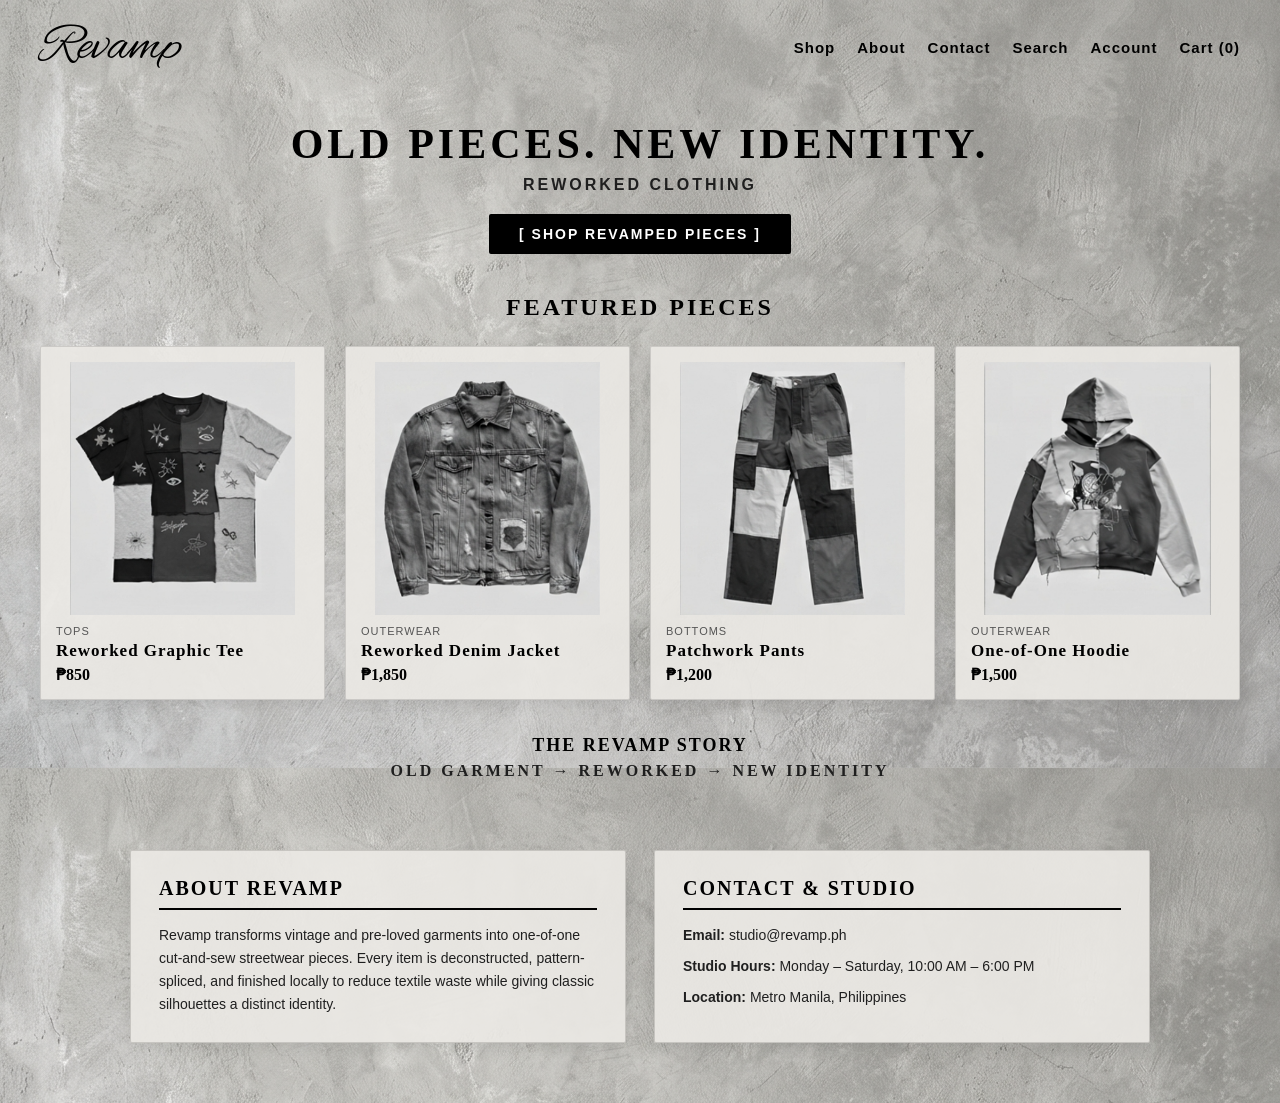
<file: Revamp/website/index.html>
<!DOCTYPE html>
<html lang="en">
<head>
    <meta charset="UTF-8">
    <meta name="viewport" content="width=device-width, initial-scale=1.0">
    <title>Revamp - Reworked Clothing</title>
    <link rel="preconnect" href="https://fonts.googleapis.com">
    <link rel="preconnect" href="https://fonts.gstatic.com" crossorigin>
    <link href="https://fonts.googleapis.com/css2?family=Alex+Brush&display=swap" rel="stylesheet">
    <link rel="stylesheet" href="css/style.css?v=3">
</head>
<body>

    <header class="site-header">
        <a href="index.html" class="site-logo">Revamp</a>
        <ul class="nav-links">
            <li><a href="shop.html">Shop</a></li>
            <li><a href="index.html#about">About</a></li>
            <li><a href="index.html#contact">Contact</a></li>
            <li><a href="#" data-search-trigger>Search</a></li>
            <li><a href="account.html">Account</a></li>
            <li><a href="cart.html" id="cartNavCount">Cart (0)</a></li>
        </ul>
    </header>

    <section class="hero">
        <h1>OLD PIECES. NEW IDENTITY.</h1>
        <p>REWORKED CLOTHING</p>
        <a href="shop.html" class="shop-btn">[ SHOP REVAMPED PIECES ]</a>
    </section>

    <section class="featured-section">
        <h2 class="featured-title">FEATURED PIECES</h2>
        <div id="featuredGrid" class="products-grid"></div>

        <div class="revamp-story">
            <h3>THE REVAMP STORY</h3>
            <p>OLD GARMENT &rarr; REWORKED &rarr; NEW IDENTITY</p>
        </div>
    </section>

    <section class="info-section-grid" style="max-width: 1100px; margin: 30px auto 60px; padding: 0 40px; display: grid; grid-template-columns: repeat(auto-fit, minmax(300px, 1fr)); gap: 28px;">
        <div class="info-card" id="about" style="background: rgba(235, 233, 228, 0.92); border: 1px solid rgba(0, 0, 0, 0.14); box-shadow: 0 6px 14px rgba(0, 0, 0, 0.08); padding: 26px 28px; border-radius: 2px;">
            <h2 style="font-family: 'Times New Roman', serif; font-size: 20px; letter-spacing: 2px; text-transform: uppercase; margin-bottom: 14px; border-bottom: 2px solid #000000; padding-bottom: 8px; color: #000000;">About Revamp</h2>
            <p style="font-size: 14px; line-height: 1.65; color: #1f1f1f; margin-bottom: 0;">Revamp transforms vintage and pre-loved garments into one-of-one cut-and-sew streetwear pieces. Every item is deconstructed, pattern-spliced, and finished locally to reduce textile waste while giving classic silhouettes a distinct identity.</p>
        </div>
        <div class="info-card" id="contact" style="background: rgba(235, 233, 228, 0.92); border: 1px solid rgba(0, 0, 0, 0.14); box-shadow: 0 6px 14px rgba(0, 0, 0, 0.08); padding: 26px 28px; border-radius: 2px;">
            <h2 style="font-family: 'Times New Roman', serif; font-size: 20px; letter-spacing: 2px; text-transform: uppercase; margin-bottom: 14px; border-bottom: 2px solid #000000; padding-bottom: 8px; color: #000000;">Contact &amp; Studio</h2>
            <p style="font-size: 14px; line-height: 1.65; color: #1f1f1f; margin-bottom: 8px;"><strong>Email:</strong> studio@revamp.ph</p>
            <p style="font-size: 14px; line-height: 1.65; color: #1f1f1f; margin-bottom: 8px;"><strong>Studio Hours:</strong> Monday – Saturday, 10:00 AM – 6:00 PM</p>
            <p style="font-size: 14px; line-height: 1.65; color: #1f1f1f; margin-bottom: 0;"><strong>Location:</strong> Metro Manila, Philippines</p>
        </div>
    </section>

    <script src="js/main.js?v=3"></script>
</body>
</html>
</file>
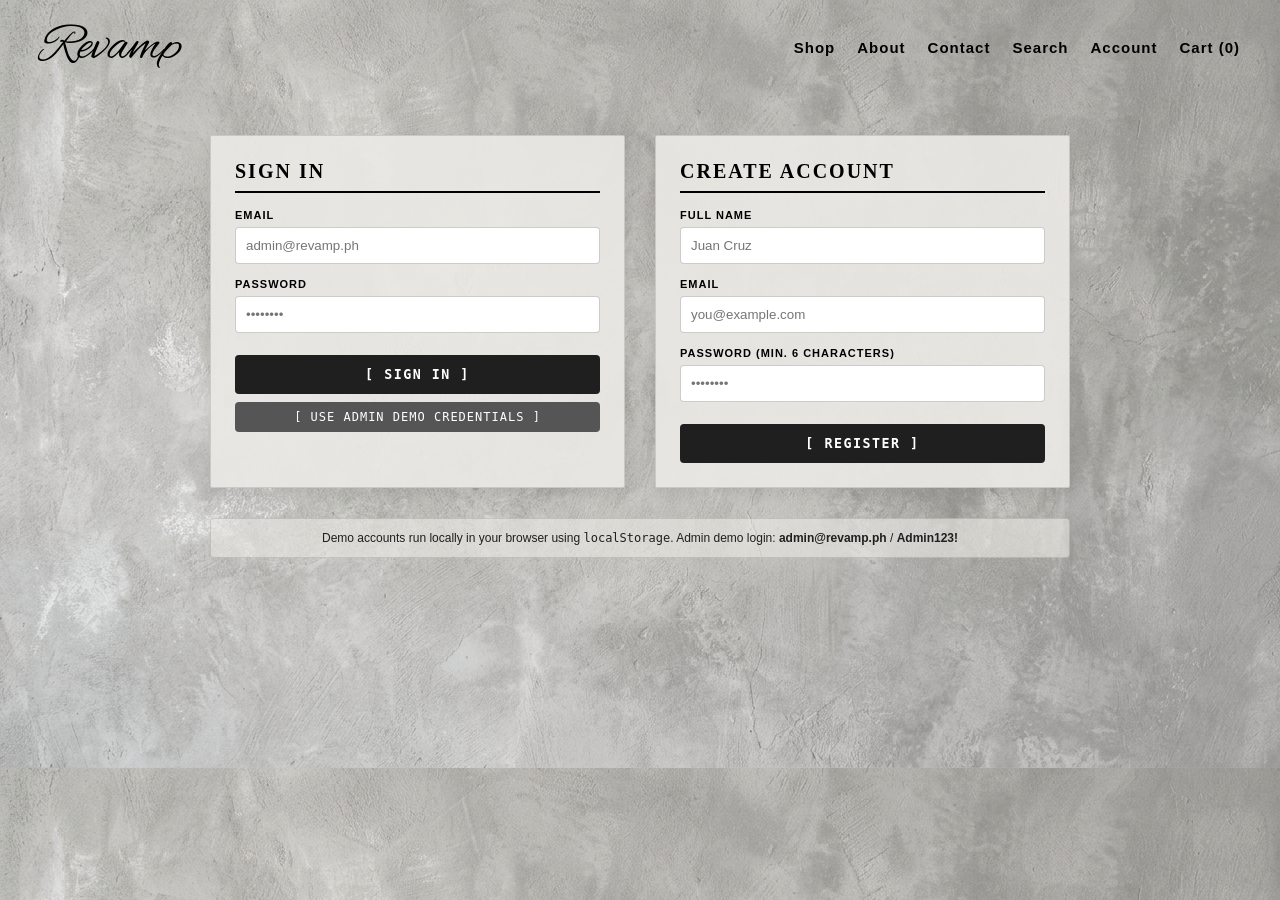
<file: Revamp/website/account.html>
<!DOCTYPE html>
<html lang="en">
<head>
    <meta charset="UTF-8">
    <meta name="viewport" content="width=device-width, initial-scale=1.0">
    <title>Account - Revamp</title>
    <link rel="preconnect" href="https://fonts.googleapis.com">
    <link rel="preconnect" href="https://fonts.gstatic.com" crossorigin>
    <link href="https://fonts.googleapis.com/css2?family=Alex+Brush&display=swap" rel="stylesheet">
    <link rel="stylesheet" href="css/style.css?v=3">
</head>
<body>

    <header class="site-header">
        <a href="index.html" class="site-logo">Revamp</a>
        <ul class="nav-links">
            <li><a href="shop.html">Shop</a></li>
            <li><a href="index.html#about">About</a></li>
            <li><a href="index.html#contact">Contact</a></li>
            <li><a href="#" data-search-trigger>Search</a></li>
            <li><a href="account.html">Account</a></li>
            <li><a href="cart.html" id="cartNavCount">Cart (0)</a></li>
        </ul>
    </header>

    <main id="accountMainContainer" class="auth-grid">
        <div class="auth-box">
            <h1 class="auth-title">Sign In</h1>
            <form id="loginForm">
                <div class="auth-form-group">
                    <label for="loginEmail">Email</label>
                    <input type="email" id="loginEmail" name="email" required placeholder="admin@revamp.ph">
                </div>
                <div class="auth-form-group">
                    <label for="loginPassword">Password</label>
                    <input type="password" id="loginPassword" name="password" required placeholder="••••••••">
                </div>
                <button type="submit" class="btn-action">[ SIGN IN ]</button>
                <button type="button" id="fillAdminBtn" class="btn-secondary" style="width: 100%; margin-top: 8px;">[ USE ADMIN DEMO CREDENTIALS ]</button>
            </form>
        </div>

        <div class="auth-box">
            <h2 class="auth-title">Create Account</h2>
            <form id="registerForm">
                <div class="auth-form-group">
                    <label for="regName">Full Name</label>
                    <input type="text" id="regName" name="name" required placeholder="Juan Cruz">
                </div>
                <div class="auth-form-group">
                    <label for="regEmail">Email</label>
                    <input type="email" id="regEmail" name="email" required placeholder="you@example.com">
                </div>
                <div class="auth-form-group">
                    <label for="regPassword">Password (min. 6 characters)</label>
                    <input type="password" id="regPassword" name="password" minlength="6" required placeholder="••••••••">
                </div>
                <button type="submit" class="btn-action">[ REGISTER ]</button>
            </form>
        </div>

        <div class="security-notice">
            Demo accounts run locally in your browser using <code>localStorage</code>. Admin demo login: <strong>admin@revamp.ph</strong> / <strong>Admin123!</strong>
        </div>
    </main>

    <script src="js/main.js?v=3"></script>
    <script>
        document.addEventListener('DOMContentLoaded', () => {
            const fillAdminBtn = document.getElementById('fillAdminBtn');
            if (fillAdminBtn) {
                fillAdminBtn.addEventListener('click', () => {
                    const emailInput = document.getElementById('loginEmail');
                    const passInput = document.getElementById('loginPassword');
                    if (emailInput) emailInput.value = 'admin@revamp.ph';
                    if (passInput) passInput.value = 'Admin123!';
                });
            }
        });
    </script>
</body>
</html>
</file>
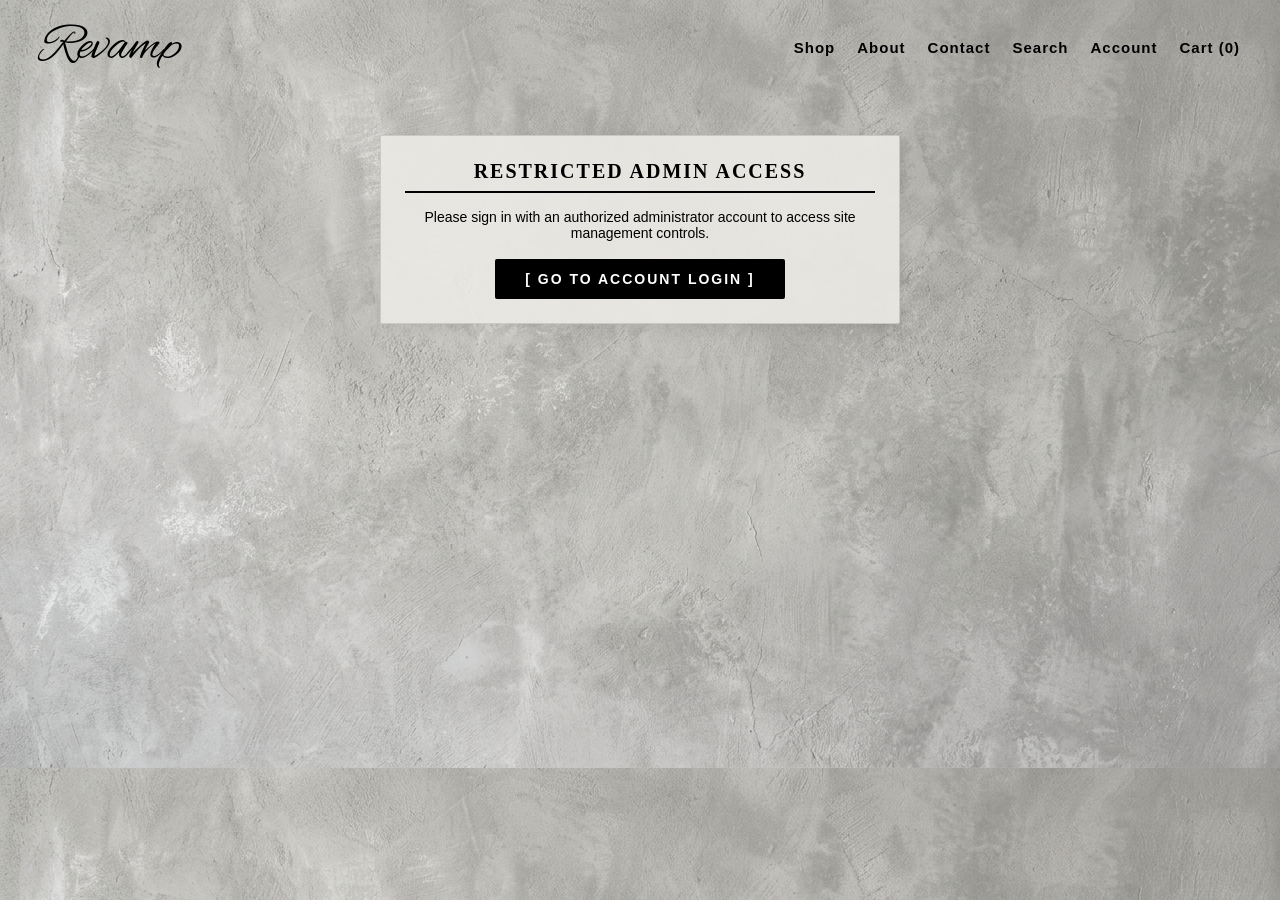
<file: Revamp/website/admin.html>
<!DOCTYPE html>
<html lang="en">
<head>
    <meta charset="UTF-8">
    <meta name="viewport" content="width=device-width, initial-scale=1.0">
    <title>Admin - Revamp</title>
    <link rel="preconnect" href="https://fonts.googleapis.com">
    <link rel="preconnect" href="https://fonts.gstatic.com" crossorigin>
    <link href="https://fonts.googleapis.com/css2?family=Alex+Brush&display=swap" rel="stylesheet">
    <link rel="stylesheet" href="css/style.css?v=3">
</head>
<body>

    <header class="site-header">
        <a href="index.html" class="site-logo">Revamp</a>
        <ul class="nav-links">
            <li><a href="shop.html">Shop</a></li>
            <li><a href="index.html#about">About</a></li>
            <li><a href="index.html#contact">Contact</a></li>
            <li><a href="#" data-search-trigger>Search</a></li>
            <li><a href="account.html">Account</a></li>
            <li><a href="cart.html" id="cartNavCount">Cart (0)</a></li>
        </ul>
    </header>

    <main id="adminDashboardRoot" class="admin-container"></main>

    <script src="js/main.js?v=3"></script>
</body>
</html>
</file>
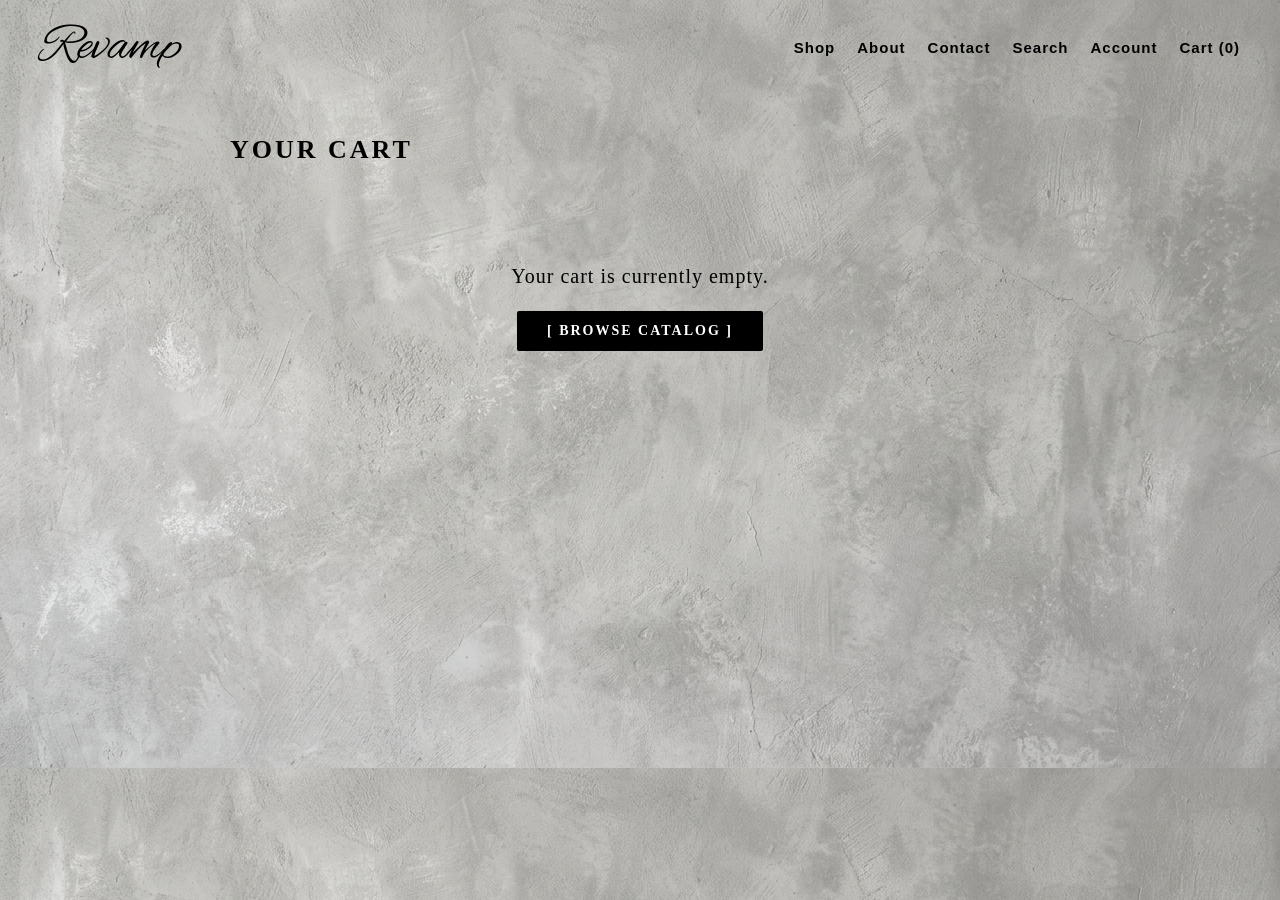
<file: Revamp/website/cart.html>
<!DOCTYPE html>
<html lang="en">
<head>
    <meta charset="UTF-8">
    <meta name="viewport" content="width=device-width, initial-scale=1.0">
    <title>Your Cart - Revamp</title>
    <link rel="preconnect" href="https://fonts.googleapis.com">
    <link rel="preconnect" href="https://fonts.gstatic.com" crossorigin>
    <link href="https://fonts.googleapis.com/css2?family=Alex+Brush&display=swap" rel="stylesheet">
    <link rel="stylesheet" href="css/style.css">
</head>
<body>

    <header class="site-header">
        <a href="index.html" class="site-logo">Revamp</a>
        <ul class="nav-links">
            <li><a href="shop.html">Shop</a></li>
            <li><a href="index.html#about">About</a></li>
            <li><a href="index.html#contact">Contact</a></li>
            <li><a href="#" data-search-trigger>Search</a></li>
            <li><a href="account.html">Account</a></li>
            <li><a href="cart.html" id="cartNavCount">Cart (0)</a></li>
        </ul>
    </header>

    <main class="cart-container">
        <h1 class="cart-title">YOUR CART</h1>
        
        <div id="cartItemsList" class="cart-items-list"></div>

        <div class="cart-summary" id="cartSummary">
            <div class="cart-subtotal" id="cartSubtotal">SUBTOTAL: ₱0</div>
            <button class="checkout-btn" onclick="window.location.href='shipping.html'">[ PROCEED TO SHIPPING ]</button>
        </div>
    </main>

    <script src="js/main.js"></script>
</body>
</html>
</file>
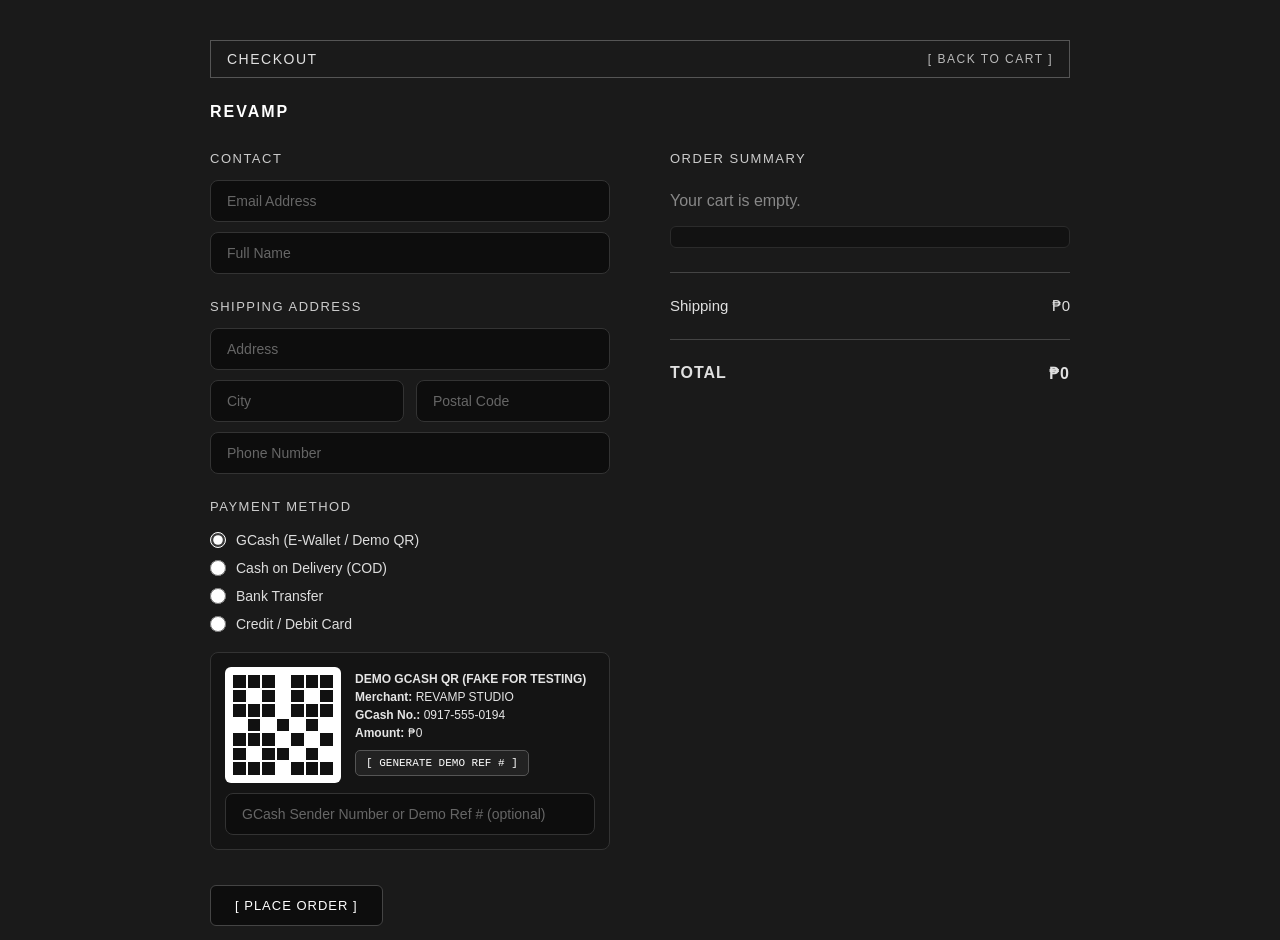
<file: Revamp/website/checkout.html>
<!DOCTYPE html>
<html lang="en">
<head>
    <meta charset="UTF-8">
    <meta name="viewport" content="width=device-width, initial-scale=1.0">
    <title>Checkout - Revamp</title>
    <link rel="preconnect" href="https://fonts.googleapis.com">
    <link rel="preconnect" href="https://fonts.gstatic.com" crossorigin>
    <link href="https://fonts.googleapis.com/css2?family=Alex+Brush&display=swap" rel="stylesheet">
    <link rel="stylesheet" href="css/style.css?v=3">
    <style>
        .gcash-qr-card {
            margin-top: 10px;
            padding: 14px;
            background: #141414;
            border: 1px solid #333;
            border-radius: 8px;
            color: #e5e5e5;
        }
        .gcash-qr-layout {
            display: flex;
            gap: 14px;
            align-items: center;
            flex-wrap: wrap;
        }
        .gcash-qr-box {
            width: 116px;
            height: 116px;
            background: #ffffff;
            padding: 8px;
            border-radius: 6px;
            display: grid;
            grid-template-columns: repeat(7, 1fr);
            grid-template-rows: repeat(7, 1fr);
            gap: 2px;
            flex-shrink: 0;
        }
        .gcash-qr-cell {
            background: #ffffff;
        }
        .gcash-qr-cell.on {
            background: #111111;
        }
        .gcash-qr-meta {
            flex: 1;
            min-width: 180px;
            font-size: 12px;
            line-height: 1.5;
        }
        .gcash-demo-btn {
            margin-top: 8px;
            background: #222;
            color: #fff;
            border: 1px solid #555;
            padding: 6px 10px;
            border-radius: 5px;
            font-size: 11px;
            font-family: monospace;
            cursor: pointer;
        }
        .gcash-demo-btn:hover {
            background: #333;
        }
    </style>
</head>
<body class="checkout-body">

    <div class="checkout-wrapper">
        <div class="checkout-top-header">
            <span>CHECKOUT</span>
            <a href="cart.html">[ BACK TO CART ]</a>
        </div>

        <div class="checkout-brand">REVAMP</div>

        <div class="checkout-grid">
            <form id="checkoutForm" class="checkout-form-col">
                <div class="form-group">
                    <div class="form-section-title">CONTACT</div>
                    <input type="email" class="dark-input" placeholder="Email Address" required>
                    <input type="text" class="dark-input" placeholder="Full Name" required>
                </div>

                <div class="form-group">
                    <div class="form-section-title">SHIPPING ADDRESS</div>
                    <input type="text" class="dark-input" placeholder="Address" required>
                    <div class="input-row">
                        <input type="text" class="dark-input" placeholder="City" required>
                        <input type="text" class="dark-input" placeholder="Postal Code" required>
                    </div>
                    <input type="tel" class="dark-input" placeholder="Phone Number" required>
                </div>

                <div class="form-group">
                    <div class="form-section-title">PAYMENT METHOD</div>
                    <div class="payment-options">
                        <label class="radio-label">
                            <input type="radio" name="payment" value="GCash" checked>
                            <span>GCash (E-Wallet / Demo QR)</span>
                        </label>
                        <label class="radio-label">
                            <input type="radio" name="payment" value="Cash on Delivery">
                            <span>Cash on Delivery (COD)</span>
                        </label>
                        <label class="radio-label">
                            <input type="radio" name="payment" value="Bank Transfer">
                            <span>Bank Transfer</span>
                        </label>
                        <label class="radio-label">
                            <input type="radio" name="payment" value="Card">
                            <span>Credit / Debit Card</span>
                        </label>
                    </div>

                    <div id="gcashDetailsBox" class="gcash-qr-card">
                        <div class="gcash-qr-layout">
                            <div id="demoGcashQr" class="gcash-qr-box" aria-label="Demo GCash QR Code"></div>
                            <div class="gcash-qr-meta">
                                <div><strong>DEMO GCASH QR (FAKE FOR TESTING)</strong></div>
                                <div><strong>Merchant:</strong> REVAMP STUDIO</div>
                                <div><strong>GCash No.:</strong> 0917-555-0194</div>
                                <div><strong>Amount:</strong> <span id="gcashQrAmount">₱0</span></div>
                                <button type="button" id="simulateGcashPaidBtn" class="gcash-demo-btn">[ GENERATE DEMO REF # ]</button>
                                <div id="gcashDemoStatus" style="margin-top: 4px; color: #9be7a5;"></div>
                            </div>
                        </div>
                        <input type="text" id="gcashRefInput" class="dark-input" placeholder="GCash Sender Number or Demo Ref # (optional)" style="margin-top: 10px;">
                    </div>
                </div>

                <button type="submit" class="place-order-btn">[ PLACE ORDER ]</button>
            </form>

            <div class="checkout-summary-col">
                <div class="summary-title">ORDER SUMMARY</div>
                <div id="checkoutSummaryList" class="summary-items"></div>

                <div id="checkoutShippingMethod" class="summary-note"></div>
                <div id="checkoutShippingNote" class="summary-note" style="display: none;"></div>

                <hr class="summary-divider">

                <div class="summary-row">
                    <span>Shipping</span>
                    <span id="checkoutShipping">₱0</span>
                </div>

                <hr class="summary-divider">

                <div class="summary-row total-row">
                    <span>TOTAL</span>
                    <span id="checkoutTotal">₱0</span>
                </div>
            </div>
        </div>
    </div>

    <script src="js/main.js?v=3"></script>
    <script>
        document.addEventListener('DOMContentLoaded', () => {
            const qrContainer = document.getElementById('demoGcashQr');
            const pattern = [
                '1110111',
                '1010101',
                '1110111',
                '0101010',
                '1110101',
                '1011010',
                '1110111'
            ];
            if (qrContainer) {
                qrContainer.innerHTML = pattern.flatMap(row =>
                    row.split('').map(cell =>
                        `<span class="gcash-qr-cell ${cell === '1' ? 'on' : ''}"></span>`
                    )
                ).join('');
            }

            const syncQrAmount = () => {
                const totalText = document.getElementById('checkoutTotal');
                const qrAmount = document.getElementById('gcashQrAmount');
                if (totalText && qrAmount) {
                    qrAmount.textContent = totalText.textContent || '₱0';
                }
            };
            setTimeout(syncQrAmount, 50);

            const paymentRadios = document.querySelectorAll('input[name="payment"]');
            const gcashBox = document.getElementById('gcashDetailsBox');
            const toggleGcashBox = () => {
                const selected = document.querySelector('input[name="payment"]:checked');
                if (gcashBox) {
                    gcashBox.style.display = selected && selected.value === 'GCash' ? 'block' : 'none';
                }
                syncQrAmount();
            };
            paymentRadios.forEach(r => r.addEventListener('change', toggleGcashBox));
            toggleGcashBox();

            const genRefBtn = document.getElementById('simulateGcashPaidBtn');
            const refInput = document.getElementById('gcashRefInput');
            const statusEl = document.getElementById('gcashDemoStatus');
            if (genRefBtn && refInput) {
                genRefBtn.addEventListener('click', () => {
                    const fakeRef = 'GCASH-DEMO-' + Math.floor(100000 + Math.random() * 900000);
                    refInput.value = fakeRef;
                    if (statusEl) {
                        statusEl.textContent = `Demo reference ${fakeRef} filled.`;
                    }
                });
            }
        });
    </script>
</body>
</html>
</file>
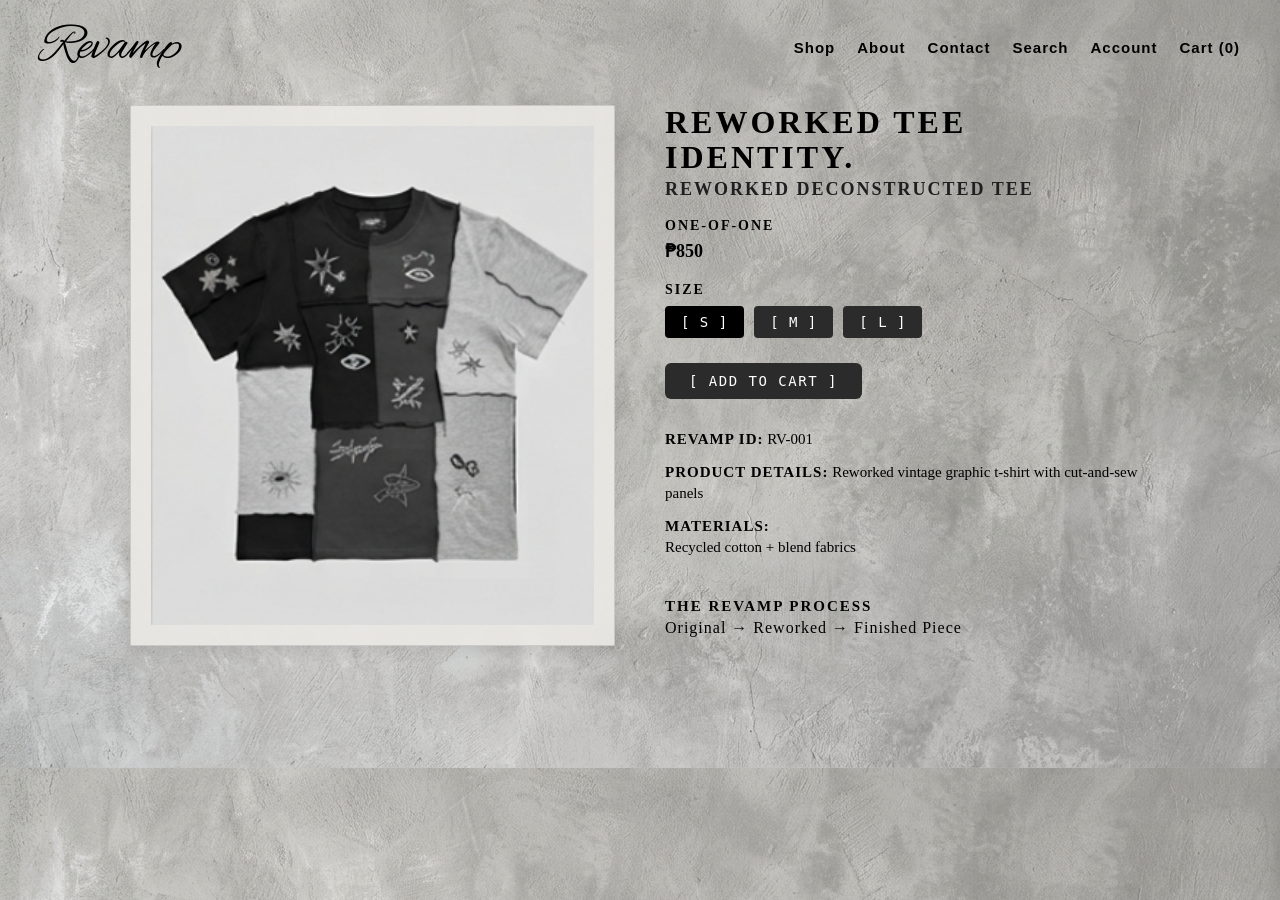
<file: Revamp/website/product.html>
<!DOCTYPE html>
<html lang="en">
<head>
    <meta charset="UTF-8">
    <meta name="viewport" content="width=device-width, initial-scale=1.0">
    <title>Product Details - Revamp</title>
    <link rel="preconnect" href="https://fonts.googleapis.com">
    <link rel="preconnect" href="https://fonts.gstatic.com" crossorigin>
    <link href="https://fonts.googleapis.com/css2?family=Alex+Brush&display=swap" rel="stylesheet">
    <link rel="stylesheet" href="css/style.css">
</head>
<body>

    <header class="site-header">
        <a href="index.html" class="site-logo">Revamp</a>
        <ul class="nav-links">
            <li><a href="shop.html">Shop</a></li>
            <li><a href="index.html#about">About</a></li>
            <li><a href="index.html#contact">Contact</a></li>
            <li><a href="#" data-search-trigger>Search</a></li>
            <li><a href="account.html">Account</a></li>
            <li><a href="cart.html" id="cartNavCount">Cart (0)</a></li>
        </ul>
    </header>

    <main class="product-detail-container" id="productDetailContainer">
    </main>

    <script src="js/main.js"></script>
</body>
</html>
</file>
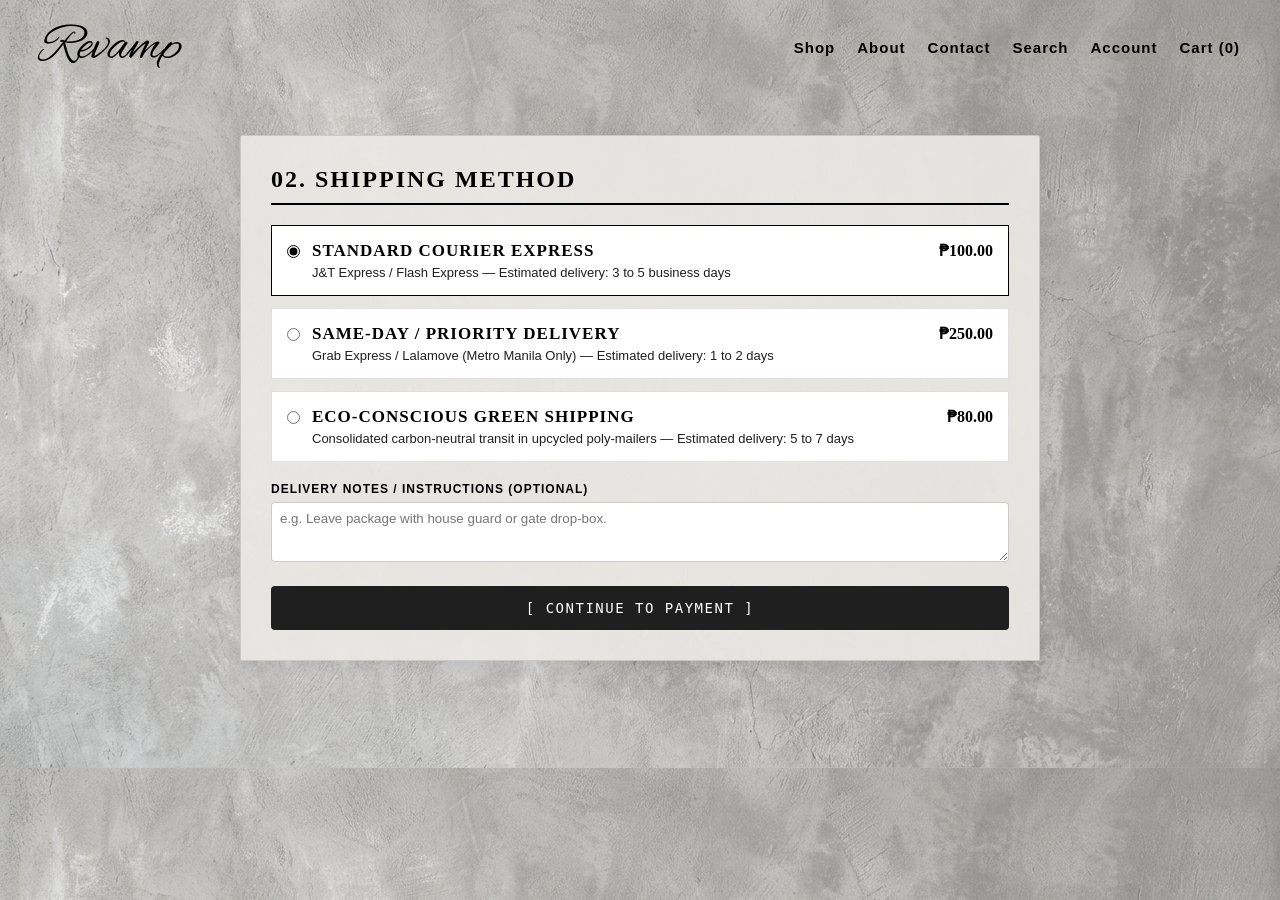
<file: Revamp/website/shipping.html>
<!DOCTYPE html>
<html lang="en">
<head>
  <meta charset="UTF-8">
  <meta name="viewport" content="width=device-width, initial-scale=1.0">
  <title>Shipping Method - Revamp</title>
  <link rel="preconnect" href="https://fonts.googleapis.com">
  <link rel="preconnect" href="https://fonts.gstatic.com" crossorigin>
  <link href="https://fonts.googleapis.com/css2?family=Alex+Brush&display=swap" rel="stylesheet">
  <link rel="stylesheet" href="css/style.css">
</head>
<body>

    <header class="site-header">
        <a href="index.html" class="site-logo">Revamp</a>
        <ul class="nav-links">
            <li><a href="shop.html">Shop</a></li>
            <li><a href="index.html#about">About</a></li>
            <li><a href="index.html#contact">Contact</a></li>
            <li><a href="#" data-search-trigger>Search</a></li>
            <li><a href="account.html">Account</a></li>
            <li><a href="cart.html" id="cartNavCount">Cart (0)</a></li>
        </ul>
    </header>

  <main class="shipping-container">
    <h1 class="shipping-page-title">02. Shipping Method</h1>
    
    <form id="shippingForm">
      <label class="shipping-option active">
        <input type="radio" name="shipping" value="standard" checked>
        <div class="shipping-details">
          <div class="shipping-title">Standard Courier Express</div>
          <div class="shipping-desc">J&T Express / Flash Express — Estimated delivery: 3 to 5 business days</div>
        </div>
        <div class="shipping-price">₱100.00</div>
      </label>

      <label class="shipping-option">
        <input type="radio" name="shipping" value="express">
        <div class="shipping-details">
          <div class="shipping-title">Same-Day / Priority Delivery</div>
          <div class="shipping-desc">Grab Express / Lalamove (Metro Manila Only) — Estimated delivery: 1 to 2 days</div>
        </div>
        <div class="shipping-price">₱250.00</div>
      </label>

      <label class="shipping-option">
        <input type="radio" name="shipping" value="eco">
        <div class="shipping-details">
          <div class="shipping-title">Eco-Conscious Green Shipping</div>
          <div class="shipping-desc">Consolidated carbon-neutral transit in upcycled poly-mailers — Estimated delivery: 5 to 7 days</div>
        </div>
        <div class="shipping-price">₱80.00</div>
      </label>

      <div class="shipping-notes-wrap">
        <label class="shipping-notes-label">Delivery Notes / Instructions (Optional)</label>
        <textarea id="shippingNotes" class="shipping-notes-textarea" placeholder="e.g. Leave package with house guard or gate drop-box."></textarea>
      </div>

      <button type="submit" class="btn-submit">[ CONTINUE TO PAYMENT ]</button>
    </form>
  </main>

  <script src="js/main.js"></script>
</body>
</html>
</file>
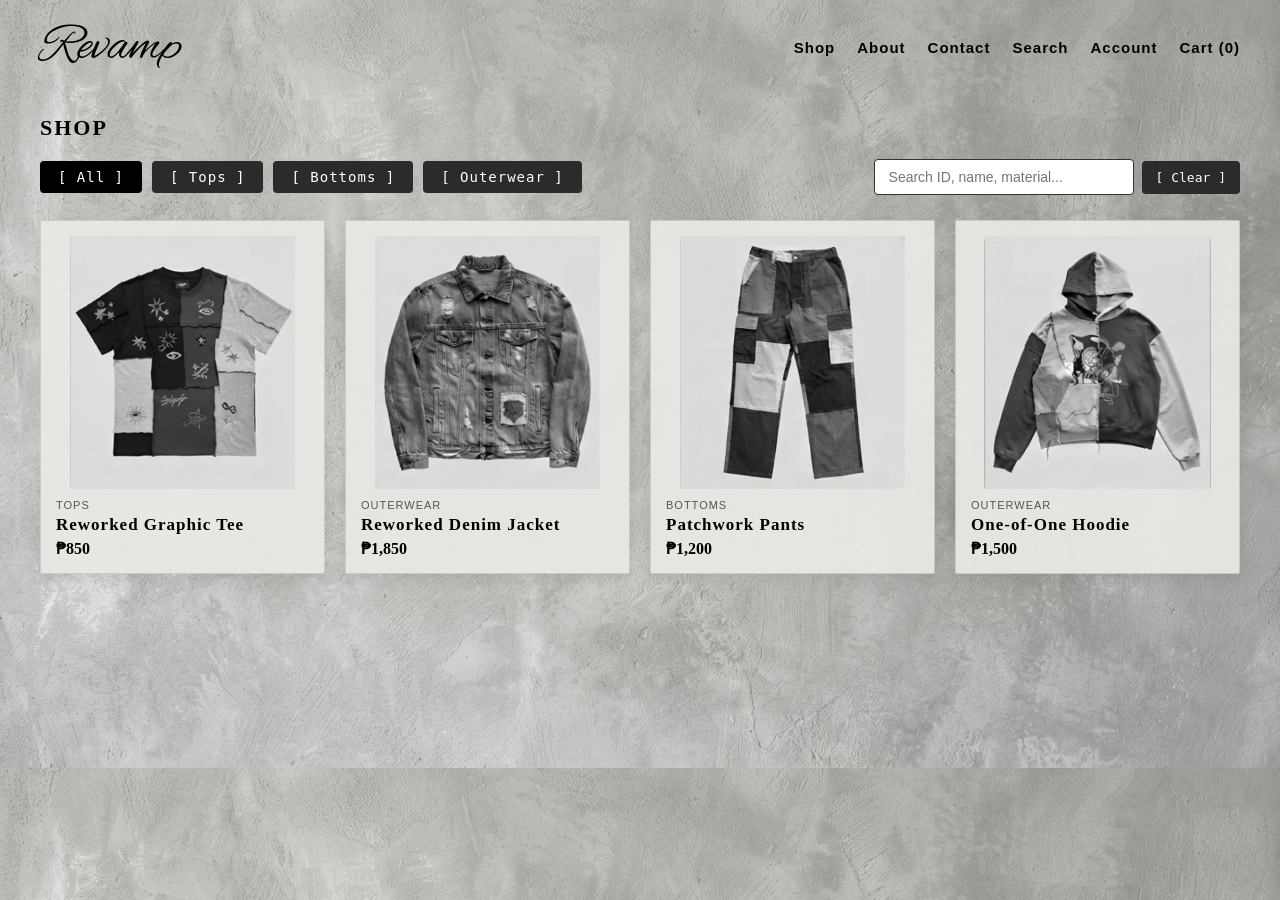
<file: Revamp/website/shop.html>
<!DOCTYPE html>
<html lang="en">
<head>
    <meta charset="UTF-8">
    <meta name="viewport" content="width=device-width, initial-scale=1.0">
    <title>Shop - Revamp</title>
    <link rel="preconnect" href="https://fonts.googleapis.com">
    <link rel="preconnect" href="https://fonts.gstatic.com" crossorigin>
    <link href="https://fonts.googleapis.com/css2?family=Alex+Brush&display=swap" rel="stylesheet">
    <link rel="stylesheet" href="css/style.css?v=2">
</head>
<body>

    <header class="site-header">
        <a href="index.html" class="site-logo">Revamp</a>
        <ul class="nav-links">
            <li><a href="shop.html">Shop</a></li>
            <li><a href="index.html#about">About</a></li>
            <li><a href="index.html#contact">Contact</a></li>
            <li><a href="#" data-search-trigger>Search</a></li>
            <li><a href="account.html">Account</a></li>
            <li><a href="cart.html" id="cartNavCount">Cart (0)</a></li>
        </ul>
    </header>

    <main class="shop-container">
        <h1 class="shop-title">SHOP</h1>

        <div class="shop-controls-row" style="display:flex; justify-content:space-between; align-items:center; flex-wrap:wrap; gap:12px; margin-bottom:25px;">
            <div class="category-filters" style="margin-bottom:0;">
                <button class="filter-btn active" data-category="All">[ All ]</button>
                <button class="filter-btn" data-category="Tops">[ Tops ]</button>
                <button class="filter-btn" data-category="Bottoms">[ Bottoms ]</button>
                <button class="filter-btn" data-category="Outerwear">[ Outerwear ]</button>
            </div>

            <div style="display:flex; gap:8px; align-items:center;">
                <input
                    type="text"
                    id="shopSearchInput"
                    placeholder="Search ID, name, material..."
                    style="background:#ffffff; color:#000000; border:1px solid #333333; border-radius:4px; padding:9px 14px; font-family:'Inter',sans-serif; font-size:14px; width:260px;"
                >
                <button
                    type="button"
                    id="clearSearchBtn"
                    style="background:#2b2b2b; color:#ffffff; border:none; padding:9px 14px; font-family:monospace; font-size:13px; border-radius:4px; cursor:pointer;"
                >[ Clear ]</button>
            </div>
        </div>

        <div id="shopGrid" class="products-grid"></div>
    </main>

    <script src="js/main.js?v=2"></script>
</body>
</html>
</file>
<file: Revamp/website/css/style.css>
:root {
    --color-black: #000000;
    --color-dark-gray: #1f1f1f;
    --color-bg-textured: #dedcd8;
    --color-card-bg: rgba(235, 233, 228, 0.92);
    --color-white: #ffffff;
    --font-logo: 'Alex Brush', cursive;
    --font-heading: 'Times New Roman', serif;
    --font-body: 'Inter', sans-serif;
}

* {
    box-sizing: border-box;
    margin: 0;
    padding: 0;
}

body {
    background-color: var(--color-bg-textured);
    background-image: linear-gradient(rgba(240, 238, 234, 0.45), rgba(240, 238, 234, 0.45)), url('../images/bg-texture.jpg');
    background-repeat: repeat;
    background-position: center top;
    color: var(--color-black);
    font-family: var(--font-body);
    min-height: 100vh;
}

.site-header {
    display: flex;
    justify-content: space-between;
    align-items: center;
    padding: 15px 40px;
    flex-wrap: wrap;
    gap: 15px;
}

.site-logo {
    font-family: var(--font-logo);
    font-size: 52px;
    text-decoration: none;
    color: var(--color-black);
    font-weight: normal;
}

.nav-links {
    display: flex;
    gap: 22px;
    list-style: none;
    align-items: center;
    flex-wrap: wrap;
}

.nav-links a {
    text-decoration: none;
    color: var(--color-black);
    font-size: 15px;
    font-weight: 600;
    letter-spacing: 1px;
    transition: opacity 0.2s;
}

.nav-links a:hover {
    opacity: 0.65;
}

.search-bar-drawer {
    display: none;
    background: var(--color-card-bg);
    border-top: 1px solid rgba(0, 0, 0, 0.12);
    border-bottom: 1px solid rgba(0, 0, 0, 0.12);
    padding: 15px 40px;
}

.search-bar-drawer.open {
    display: block;
}

.search-bar-inner {
    max-width: 900px;
    margin: 0 auto;
    display: flex;
    gap: 10px;
}

.search-bar-inner input {
    flex: 1;
    padding: 10px 14px;
    border: 1px solid rgba(0, 0, 0, 0.25);
    background: var(--color-white);
    font-family: var(--font-body);
    font-size: 14px;
    border-radius: 4px;
}

.search-bar-inner button {
    background: var(--color-dark-gray);
    color: var(--color-white);
    border: none;
    padding: 10px 20px;
    font-family: monospace;
    letter-spacing: 1px;
    cursor: pointer;
    border-radius: 4px;
}

.hero {
    text-align: center;
    padding: 25px 20px 20px;
}

.hero h1 {
    font-family: var(--font-heading);
    font-size: 42px;
    font-weight: 700;
    letter-spacing: 4px;
    text-transform: uppercase;
    margin-bottom: 8px;
    color: var(--color-black);
}

.hero p {
    font-size: 16px;
    font-weight: 700;
    letter-spacing: 3px;
    color: var(--color-dark-gray);
    margin-bottom: 20px;
    text-transform: uppercase;
}

.shop-btn {
    display: inline-block;
    padding: 12px 30px;
    background-color: var(--color-black);
    color: var(--color-white);
    text-decoration: none;
    font-size: 14px;
    font-weight: 600;
    letter-spacing: 2px;
    border-radius: 2px;
}

.featured-section {
    padding: 20px 40px 40px;
    text-align: center;
}

.featured-title {
    font-family: var(--font-heading);
    font-size: 24px;
    font-weight: 700;
    letter-spacing: 3px;
    margin-bottom: 25px;
    text-transform: uppercase;
    color: var(--color-black);
}

.shop-container {
    padding: 20px 40px 60px;
    max-width: 1280px;
    margin: 0 auto;
}

.shop-title {
    font-family: var(--font-heading);
    font-size: 22px;
    font-weight: 700;
    letter-spacing: 2px;
    text-transform: uppercase;
    margin-bottom: 18px;
}

.shop-controls-row {
    display: flex;
    justify-content: space-between;
    align-items: center;
    flex-wrap: wrap;
    gap: 12px;
    margin-bottom: 25px;
}

.shop-search-wrap {
    display: flex;
    gap: 8px;
    align-items: center;
}

.shop-search-input {
    background-color: var(--color-white);
    color: var(--color-black);
    border: 1px solid rgba(0, 0, 0, 0.25);
    border-radius: 4px;
    padding: 8px 14px;
    font-family: var(--font-body);
    font-size: 14px;
    width: 260px;
}

.shop-search-input:focus {
    outline: none;
    border-color: var(--color-black);
}

.clear-search-btn {
    background-color: #2b2b2b;
    color: var(--color-white);
    border: none;
    padding: 8px 14px;
    font-family: monospace;
    font-size: 13px;
    border-radius: 4px;
    cursor: pointer;
}

.clear-search-btn:hover {
    background-color: var(--color-black);
}

.category-filters {
    display: flex;
    gap: 10px;
    flex-wrap: wrap;
}

.filter-btn {
    background-color: #2b2b2b;
    color: var(--color-white);
    border: none;
    padding: 8px 18px;
    font-size: 14px;
    font-family: monospace;
    letter-spacing: 1px;
    cursor: pointer;
    border-radius: 4px;
    transition: background-color 0.2s ease;
}

.filter-btn:hover,
.filter-btn.active {
    background-color: var(--color-black);
}

.products-grid {
    display: grid;
    grid-template-columns: repeat(4, 1fr);
    gap: 20px;
    max-width: 1200px;
    margin: 0 auto;
}

@media (max-width: 960px) {
    .products-grid {
        grid-template-columns: repeat(2, 1fr);
    }
}

@media (max-width: 560px) {
    .products-grid {
        grid-template-columns: 1fr;
    }
}

.product-card {
    background-color: var(--color-card-bg);
    border: 1px solid rgba(0, 0, 0, 0.12);
    box-shadow: 0px 6px 14px rgba(0, 0, 0, 0.08);
    border-radius: 2px;
    padding: 15px;
    text-align: left;
    transition: transform 0.2s ease, box-shadow 0.2s ease;
    cursor: pointer;
}

.product-card:hover {
    transform: translateY(-3px);
    box-shadow: 0px 10px 20px rgba(0, 0, 0, 0.14);
}

.product-image-wrap {
    width: 100%;
    aspect-ratio: 1 / 1;
    display: flex;
    align-items: center;
    justify-content: center;
    overflow: hidden;
}

.product-card img {
    max-width: 100%;
    max-height: 100%;
    object-fit: contain;
}

.card-category {
    font-size: 11px;
    text-transform: uppercase;
    letter-spacing: 1px;
    color: #555;
    margin-top: 10px;
}

.card-title {
    font-family: var(--font-heading);
    font-size: 17px;
    font-weight: 600;
    letter-spacing: 1px;
    margin-top: 4px;
    margin-bottom: 4px;
    color: var(--color-black);
}

.card-price {
    font-family: var(--font-heading);
    font-size: 16px;
    font-weight: 700;
    color: var(--color-black);
}

.product-detail-container {
    max-width: 1100px;
    margin: 10px auto 60px;
    padding: 0 40px;
}

.pdp-wrapper {
    display: grid;
    grid-template-columns: 1fr 1fr;
    gap: 50px;
    align-items: start;
}

@media (max-width: 768px) {
    .pdp-wrapper {
        grid-template-columns: 1fr;
    }
}

.pdp-image-card {
    background-color: var(--color-card-bg);
    border: 1px solid rgba(0, 0, 0, 0.12);
    box-shadow: 0px 6px 14px rgba(0, 0, 0, 0.08);
    border-radius: 2px;
    padding: 20px;
    display: flex;
    justify-content: center;
    align-items: center;
}

.pdp-image-card img {
    width: 100%;
    height: auto;
    object-fit: contain;
}

.pdp-info-column {
    display: flex;
    flex-direction: column;
    align-items: flex-start;
}

.pdp-hero-heading {
    font-family: var(--font-heading);
    font-size: 32px;
    font-weight: 700;
    letter-spacing: 3px;
    text-transform: uppercase;
    color: var(--color-black);
    line-height: 1.1;
    margin-bottom: 4px;
}

.pdp-subtitle {
    font-family: var(--font-heading);
    font-size: 18px;
    font-weight: 600;
    letter-spacing: 2px;
    text-transform: uppercase;
    color: var(--color-dark-gray);
    margin-bottom: 18px;
}

.pdp-tag {
    font-family: var(--font-heading);
    font-size: 14px;
    font-weight: 700;
    letter-spacing: 2px;
    text-transform: uppercase;
    margin-bottom: 6px;
}

.pdp-price {
    font-family: var(--font-heading);
    font-size: 18px;
    font-weight: 700;
    margin-bottom: 20px;
}

.pdp-section-label {
    font-family: var(--font-heading);
    font-size: 14px;
    font-weight: 700;
    letter-spacing: 2px;
    text-transform: uppercase;
    margin-bottom: 8px;
}

.pdp-size-options {
    display: flex;
    gap: 10px;
    margin-bottom: 25px;
}

.pdp-size-btn {
    background-color: #2b2b2b;
    color: var(--color-white);
    border: none;
    padding: 8px 16px;
    font-family: monospace;
    font-size: 14px;
    letter-spacing: 1px;
    border-radius: 4px;
    cursor: pointer;
    transition: background-color 0.2s ease;
}

.pdp-size-btn:hover,
.pdp-size-btn.active {
    background-color: var(--color-black);
}

.pdp-add-btn {
    background-color: #2b2b2b;
    color: var(--color-white);
    border: none;
    padding: 10px 24px;
    font-family: monospace;
    font-size: 14px;
    letter-spacing: 1.5px;
    border-radius: 6px;
    cursor: pointer;
    margin-bottom: 30px;
    transition: background-color 0.2s ease;
}

.pdp-add-btn:hover {
    background-color: var(--color-black);
}

.pdp-meta-group {
    display: flex;
    flex-direction: column;
    gap: 12px;
    margin-bottom: 30px;
}

.pdp-meta-item {
    font-family: var(--font-heading);
    font-size: 15px;
    line-height: 1.4;
    color: var(--color-black);
}

.pdp-meta-item strong {
    font-weight: 700;
    letter-spacing: 1px;
    text-transform: uppercase;
}

.pdp-process-box {
    margin-top: 10px;
}

.pdp-process-title {
    font-family: var(--font-heading);
    font-size: 15px;
    font-weight: 700;
    letter-spacing: 2px;
    text-transform: uppercase;
    margin-bottom: 4px;
}

.pdp-process-flow {
    font-family: var(--font-heading);
    font-size: 16px;
    letter-spacing: 1px;
    color: var(--color-black);
}

.revamp-story {
    margin-top: 35px;
    text-align: center;
}

.revamp-story h3 {
    font-family: var(--font-heading);
    font-size: 18px;
    font-weight: 700;
    letter-spacing: 2px;
    margin-bottom: 6px;
    text-transform: uppercase;
    color: var(--color-black);
}

.revamp-story p {
    font-family: var(--font-heading);
    font-size: 16px;
    font-weight: 600;
    letter-spacing: 3px;
    text-transform: uppercase;
    color: var(--color-dark-gray);
}

.info-section-grid {
    max-width: 1100px;
    margin: 40px auto 60px;
    padding: 0 40px;
    display: grid;
    grid-template-columns: 1fr 1fr;
    gap: 30px;
}

@media (max-width: 768px) {
    .info-section-grid {
        grid-template-columns: 1fr;
    }
}

.info-card {
    background: var(--color-card-bg);
    border: 1px solid rgba(0, 0, 0, 0.12);
    box-shadow: 0px 6px 14px rgba(0, 0, 0, 0.08);
    padding: 28px;
    border-radius: 2px;
}

.info-card h2 {
    font-family: var(--font-heading);
    font-size: 20px;
    letter-spacing: 2px;
    text-transform: uppercase;
    margin-bottom: 14px;
    border-bottom: 2px solid var(--color-black);
    padding-bottom: 8px;
}

.info-card p {
    font-size: 14px;
    line-height: 1.65;
    color: var(--color-dark-gray);
    margin-bottom: 10px;
}

.cart-container {
    max-width: 900px;
    margin: 40px auto 80px;
    padding: 0 40px;
}

.cart-title {
    font-family: var(--font-heading);
    font-size: 26px;
    font-weight: 700;
    letter-spacing: 3px;
    text-transform: uppercase;
    margin-bottom: 40px;
}

.cart-items-list {
    display: flex;
    flex-direction: column;
    gap: 30px;
    margin-bottom: 50px;
}

.cart-item {
    display: grid;
    grid-template-columns: 140px 1fr auto;
    gap: 30px;
    align-items: center;
}

.cart-item-image {
    width: 140px;
    height: 140px;
    display: flex;
    align-items: center;
    justify-content: center;
}

.cart-item-image img {
    max-width: 100%;
    max-height: 100%;
    object-fit: contain;
}

.cart-item-info {
    display: flex;
    flex-direction: column;
    gap: 6px;
}

.cart-item-title {
    font-family: var(--font-heading);
    font-size: 22px;
    font-weight: 500;
    color: var(--color-black);
}

.cart-item-size {
    font-family: var(--font-heading);
    font-size: 18px;
    color: var(--color-black);
}

.cart-item-actions {
    display: flex;
    flex-direction: column;
    align-items: flex-end;
    gap: 12px;
}

.cart-item-price {
    font-family: var(--font-heading);
    font-size: 20px;
    font-weight: 600;
}

.cart-quantity-controls {
    display: flex;
    align-items: center;
    gap: 12px;
}

.qty-btn {
    background-color: #2b2b2b;
    color: var(--color-white);
    border: none;
    padding: 6px 14px;
    font-family: monospace;
    font-size: 16px;
    border-radius: 6px;
    cursor: pointer;
    transition: background-color 0.2s ease;
}

.qty-btn:hover {
    background-color: var(--color-black);
}

.qty-display {
    font-family: var(--font-heading);
    font-size: 18px;
    font-weight: 600;
    min-width: 20px;
    text-align: center;
}

.cart-summary {
    display: flex;
    flex-direction: column;
    align-items: center;
    gap: 20px;
    margin-top: 40px;
}

.cart-subtotal {
    font-family: var(--font-heading);
    font-size: 24px;
    font-weight: 600;
    letter-spacing: 2px;
    text-transform: uppercase;
}

.checkout-btn {
    background-color: #2b2b2b;
    color: var(--color-white);
    border: none;
    padding: 12px 28px;
    font-family: monospace;
    font-size: 15px;
    letter-spacing: 2px;
    border-radius: 6px;
    cursor: pointer;
    transition: background-color 0.2s ease;
}

.checkout-btn:hover {
    background-color: var(--color-black);
}

.empty-cart-msg {
    font-family: var(--font-heading);
    font-size: 20px;
    text-align: center;
    padding: 60px 0;
    letter-spacing: 1px;
}

.checkout-body {
    background-color: #1a1a1a;
    background-image: none;
    color: #ffffff;
    font-family: 'Inter', sans-serif;
    min-height: 100vh;
}

.checkout-wrapper {
    max-width: 900px;
    margin: 40px auto;
    padding: 0 20px;
}

.checkout-top-header {
    border: 1px solid #555;
    padding: 10px 16px;
    font-size: 14px;
    letter-spacing: 1.5px;
    margin-bottom: 25px;
    color: #e0e0e0;
    display: flex;
    justify-content: space-between;
    align-items: center;
}

.checkout-top-header a {
    color: #bbb;
    text-decoration: none;
    font-size: 12px;
}

.checkout-brand {
    font-size: 16px;
    letter-spacing: 2px;
    font-weight: 600;
    margin-bottom: 30px;
}

.checkout-grid {
    display: grid;
    grid-template-columns: 1fr 1fr;
    gap: 60px;
}

@media (max-width: 768px) {
    .checkout-grid {
        grid-template-columns: 1fr;
    }
}

.checkout-form-col {
    display: flex;
    flex-direction: column;
    gap: 25px;
}

.form-group {
    display: flex;
    flex-direction: column;
    gap: 10px;
}

.form-section-title {
    font-size: 13px;
    letter-spacing: 1.5px;
    color: #cccccc;
    font-weight: 500;
    margin-bottom: 4px;
}

.dark-input {
    background-color: #0d0d0d;
    border: 1px solid #333;
    border-radius: 8px;
    padding: 12px 16px;
    color: #ffffff;
    font-size: 14px;
    width: 100%;
    outline: none;
}

.dark-input::placeholder {
    color: #666666;
}

.dark-input:focus {
    border-color: #777;
}

.input-row {
    display: grid;
    grid-template-columns: 1fr 1fr;
    gap: 12px;
}

.payment-options {
    display: flex;
    flex-direction: column;
    gap: 12px;
    margin-top: 4px;
}

.radio-label {
    display: flex;
    align-items: center;
    gap: 10px;
    cursor: pointer;
    font-size: 14px;
    color: #dddddd;
}

.radio-label input[type="radio"] {
    accent-color: #ffffff;
    width: 16px;
    height: 16px;
}

.place-order-btn {
    background-color: #0d0d0d;
    border: 1px solid #444;
    color: #ffffff;
    padding: 12px 24px;
    border-radius: 6px;
    font-size: 13px;
    letter-spacing: 1px;
    cursor: pointer;
    align-self: flex-start;
    margin-top: 10px;
    transition: background-color 0.2s ease;
}

.place-order-btn:hover {
    background-color: #2b2b2b;
}

.checkout-summary-col {
    display: flex;
    flex-direction: column;
    gap: 16px;
}

.summary-title {
    font-size: 13px;
    letter-spacing: 1.5px;
    color: #cccccc;
    font-weight: 500;
    margin-bottom: 10px;
}

.summary-items {
    display: flex;
    flex-direction: column;
    gap: 12px;
}

.summary-row {
    display: flex;
    justify-content: space-between;
    font-size: 15px;
    color: #e0e0e0;
}

.summary-note {
    font-size: 12px;
    color: #999;
    background: #121212;
    padding: 10px;
    border-radius: 6px;
    border: 1px solid #2b2b2b;
}

.summary-divider {
    border: none;
    border-top: 1px solid #444;
    margin: 8px 0;
}

.total-row {
    font-size: 16px;
    font-weight: 600;
    letter-spacing: 1px;
}

.order-confirmation-box {
    background: #111;
    border: 1px solid #444;
    padding: 32px;
    border-radius: 8px;
    text-align: center;
    margin-top: 20px;
}

.order-confirmation-box h2 {
    font-family: var(--font-heading);
    letter-spacing: 2px;
    margin-bottom: 12px;
}

.order-confirmation-box p {
    color: #ccc;
    font-size: 14px;
    margin-bottom: 8px;
}

.shipping-container {
    max-width: 800px;
    margin: 40px auto;
    padding: 30px;
    background: var(--color-card-bg);
    border: 1px solid rgba(0, 0, 0, 0.12);
    box-shadow: 0px 6px 14px rgba(0, 0, 0, 0.08);
    border-radius: 2px;
}

.shipping-page-title {
    font-family: var(--font-heading);
    text-transform: uppercase;
    font-size: 24px;
    letter-spacing: 2px;
    margin-bottom: 20px;
    border-bottom: 2px solid var(--color-black);
    padding-bottom: 10px;
}

.shipping-option {
    border: 1px solid rgba(0, 0, 0, 0.12);
    padding: 15px;
    margin-bottom: 12px;
    display: flex;
    align-items: flex-start;
    gap: 12px;
    cursor: pointer;
    background: var(--color-white);
    transition: border-color 0.2s;
}

.shipping-option:hover, .shipping-option.active {
    border-color: var(--color-black);
}

.shipping-option input[type="radio"] {
    accent-color: var(--color-black);
    margin-top: 4px;
}

.shipping-details {
    flex: 1;
}

.shipping-title {
    font-family: var(--font-heading);
    font-weight: 700;
    font-size: 17px;
    text-transform: uppercase;
    letter-spacing: 1px;
}

.shipping-desc {
    font-size: 13px;
    color: var(--color-dark-gray);
    margin-top: 4px;
    font-family: var(--font-body);
}

.shipping-price {
    font-family: var(--font-heading);
    font-weight: 700;
    font-size: 16px;
}

.shipping-notes-wrap {
    margin-top: 20px;
}

.shipping-notes-label {
    font-size: 12px;
    font-weight: 600;
    text-transform: uppercase;
    letter-spacing: 1px;
    display: block;
}

.shipping-notes-textarea {
    width: 100%;
    height: 60px;
    margin-top: 6px;
    border: 1px solid rgba(0,0,0,0.2);
    padding: 8px;
    box-sizing: border-box;
    font-family: var(--font-body);
    border-radius: 4px;
}

.btn-submit {
    background-color: var(--color-dark-gray);
    color: var(--color-white);
    border: none;
    padding: 14px 20px;
    width: 100%;
    font-family: monospace;
    font-size: 14px;
    letter-spacing: 1.5px;
    cursor: pointer;
    margin-top: 20px;
    border-radius: 4px;
    transition: background-color 0.2s ease;
}

.btn-submit:hover {
    background-color: var(--color-black);
}

.auth-grid {
    max-width: 900px;
    margin: 40px auto;
    display: grid;
    grid-template-columns: 1fr 1fr;
    gap: 30px;
    padding: 0 20px;
}

@media (max-width: 768px) {
    .auth-grid {
        grid-template-columns: 1fr;
    }
}

.auth-box {
    background: var(--color-card-bg);
    border: 1px solid rgba(0, 0, 0, 0.12);
    box-shadow: 0px 6px 14px rgba(0, 0, 0, 0.08);
    padding: 24px;
    border-radius: 2px;
}

.auth-title {
    font-family: var(--font-heading);
    font-size: 20px;
    letter-spacing: 2px;
    text-transform: uppercase;
    margin-bottom: 16px;
    border-bottom: 2px solid var(--color-black);
    padding-bottom: 8px;
}

.auth-form-group {
    margin-bottom: 14px;
    display: flex;
    flex-direction: column;
    gap: 6px;
}

.auth-form-group label {
    display: block;
    font-size: 11px;
    font-weight: 600;
    letter-spacing: 1px;
    text-transform: uppercase;
    font-family: var(--font-body);
}

.auth-form-group input,
.auth-form-group select,
.auth-form-group textarea {
    width: 100%;
    padding: 10px;
    border: 1px solid rgba(0, 0, 0, 0.2);
    background: var(--color-white);
    box-sizing: border-box;
    font-family: var(--font-body);
    border-radius: 4px;
}

.auth-form-group input:focus,
.auth-form-group select:focus,
.auth-form-group textarea:focus {
    border-color: var(--color-black);
    outline: none;
}

.auth-forgot-wrap {
    text-align: right;
    margin-bottom: 10px;
}

.auth-forgot-link {
    font-size: 11px;
    color: var(--color-dark-gray);
    text-decoration: none;
}

.btn-action {
    background-color: var(--color-dark-gray);
    color: var(--color-white);
    border: none;
    padding: 12px;
    width: 100%;
    font-family: monospace;
    font-weight: 600;
    letter-spacing: 1.5px;
    text-transform: uppercase;
    cursor: pointer;
    margin-top: 8px;
    border-radius: 4px;
    transition: background-color 0.2s ease;
}

.btn-action:hover {
    background-color: var(--color-black);
}

.btn-secondary {
    background-color: #555;
    color: var(--color-white);
    border: none;
    padding: 8px 14px;
    font-family: monospace;
    font-size: 12px;
    letter-spacing: 1px;
    text-transform: uppercase;
    cursor: pointer;
    border-radius: 4px;
}

.btn-danger {
    background-color: #8b1e1e;
    color: var(--color-white);
    border: none;
    padding: 8px 14px;
    font-family: monospace;
    font-size: 12px;
    letter-spacing: 1px;
    text-transform: uppercase;
    cursor: pointer;
    border-radius: 4px;
}

.security-notice {
    grid-column: 1 / -1;
    background: rgba(235, 233, 228, 0.6);
    border: 1px solid rgba(0, 0, 0, 0.12);
    padding: 12px;
    text-align: center;
    font-size: 12px;
    color: var(--color-dark-gray);
    border-radius: 4px;
}

.admin-container {
    max-width: 1200px;
    margin: 30px auto 60px;
    padding: 0 30px;
}

.admin-header-bar {
    display: flex;
    justify-content: space-between;
    align-items: center;
    flex-wrap: wrap;
    gap: 15px;
    margin-bottom: 24px;
    padding-bottom: 12px;
    border-bottom: 2px solid var(--color-black);
}

.admin-header-bar h1 {
    font-family: var(--font-heading);
    font-size: 26px;
    letter-spacing: 2px;
    text-transform: uppercase;
}

.admin-tabs {
    display: flex;
    gap: 10px;
    margin-bottom: 24px;
    flex-wrap: wrap;
}

.admin-tab-btn {
    background: #2b2b2b;
    color: var(--color-white);
    border: none;
    padding: 10px 20px;
    font-family: monospace;
    font-size: 13px;
    letter-spacing: 1px;
    cursor: pointer;
    border-radius: 4px;
}

.admin-tab-btn.active {
    background: var(--color-black);
}

.admin-panel-grid {
    display: grid;
    grid-template-columns: 360px 1fr;
    gap: 24px;
    align-items: start;
}

@media (max-width: 900px) {
    .admin-panel-grid {
        grid-template-columns: 1fr;
    }
}

.admin-card {
    background: var(--color-card-bg);
    border: 1px solid rgba(0, 0, 0, 0.12);
    box-shadow: 0px 6px 14px rgba(0, 0, 0, 0.08);
    padding: 22px;
    border-radius: 2px;
}

.admin-card h2 {
    font-family: var(--font-heading);
    font-size: 18px;
    letter-spacing: 1.5px;
    text-transform: uppercase;
    margin-bottom: 16px;
    border-bottom: 1px solid rgba(0,0,0,0.2);
    padding-bottom: 8px;
}

.admin-table-wrap {
    overflow-x: auto;
}

.admin-table {
    width: 100%;
    border-collapse: collapse;
    font-size: 13px;
    background: var(--color-white);
}

.admin-table th,
.admin-table td {
    padding: 10px 12px;
    border: 1px solid rgba(0, 0, 0, 0.12);
    text-align: left;
    vertical-align: middle;
}

.admin-table th {
    background: var(--color-dark-gray);
    color: var(--color-white);
    font-family: monospace;
    text-transform: uppercase;
    letter-spacing: 1px;
    font-size: 12px;
}

.badge-status {
    display: inline-block;
    padding: 3px 8px;
    border-radius: 3px;
    font-size: 11px;
    font-weight: 600;
    text-transform: uppercase;
    background: #e5e5e5;
}
</file>
